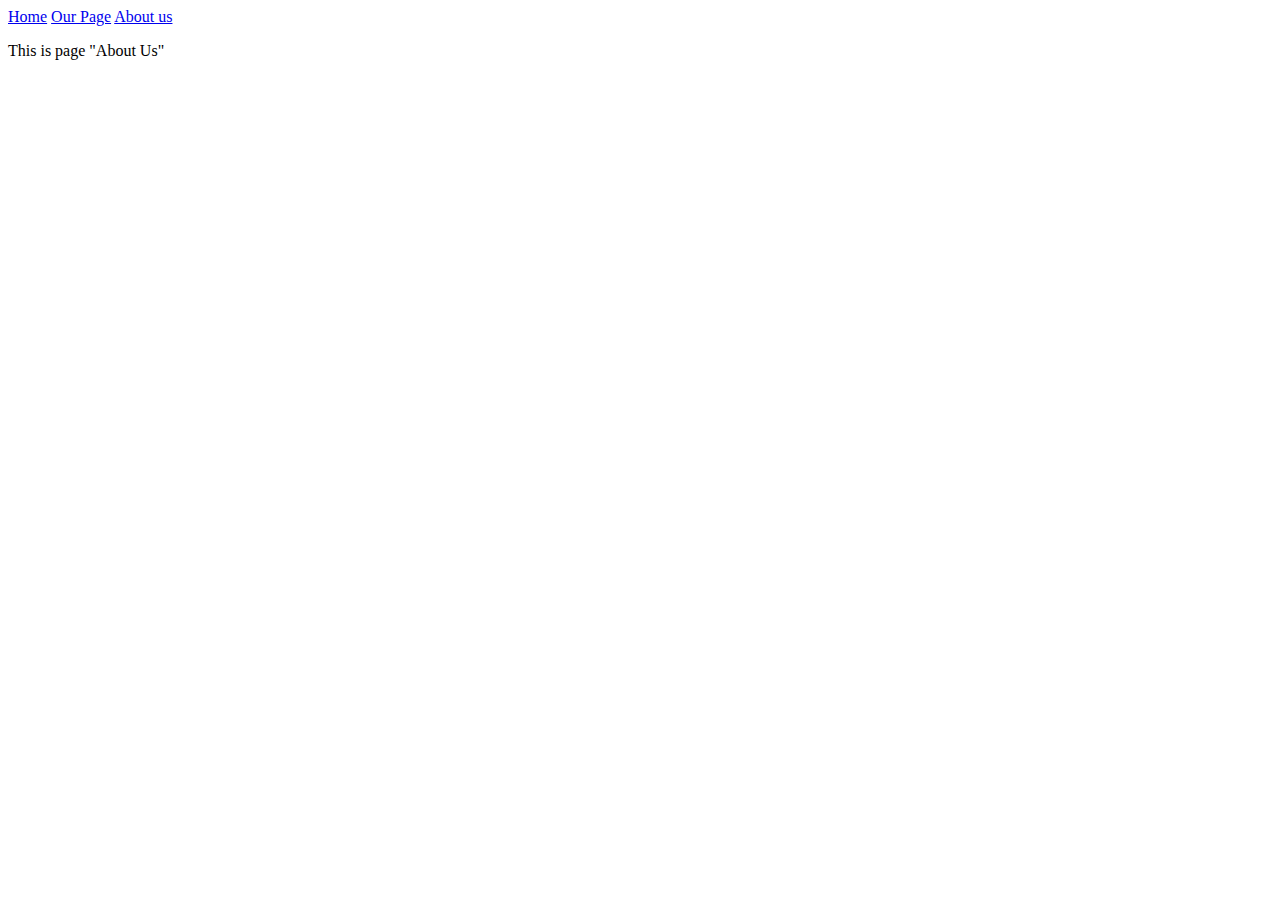
<file: About Us.html>
<!DOCTYPE html>
<html>
<head>
    <title>About us!</title>
</head>
<body>
    <header>
        <nav>
            <a href="../semos-generation-13-git-github/Aboutus.html">Home</a>
            <a href="../semos-generation-13-git-github/Our Page.html">Our Page</a>
            <a href="../semos-generation-13-git-github/HomePage.html">About us</a>
        </nav>
    </header>

    <main>
        <p>This is page "About Us"</p>
    </main>
    <footer></footer>
    
</body>
</html>
</file>
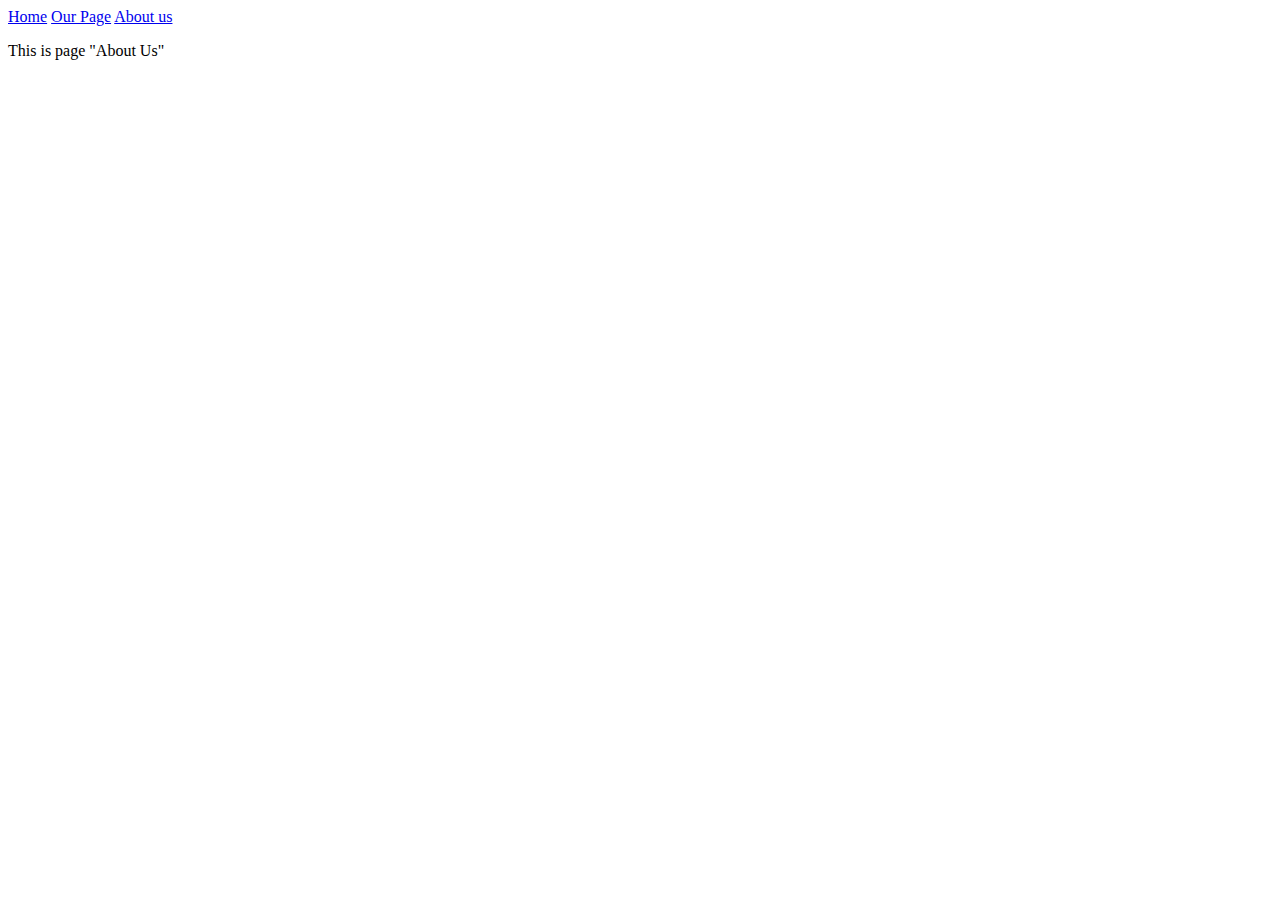
<file: Aboutus.html>
<!DOCTYPE html>
<html>
<head>
    <title>About us!</title>
</head>
<body>
    <header>
        <nav>
            <a href="../semos-generation-13-git-github/Aboutus.html">Home</a>
            <a href="../semos-generation-13-git-github/Our Page.html">Our Page</a>
            <a href="../semos-generation-13-git-github/HomePage.html">About us</a>
        </nav>
    </header>

    <main>
        <p>This is page "About Us"</p>
    </main>
    <footer></footer>
    
</body>
</html>
</file>
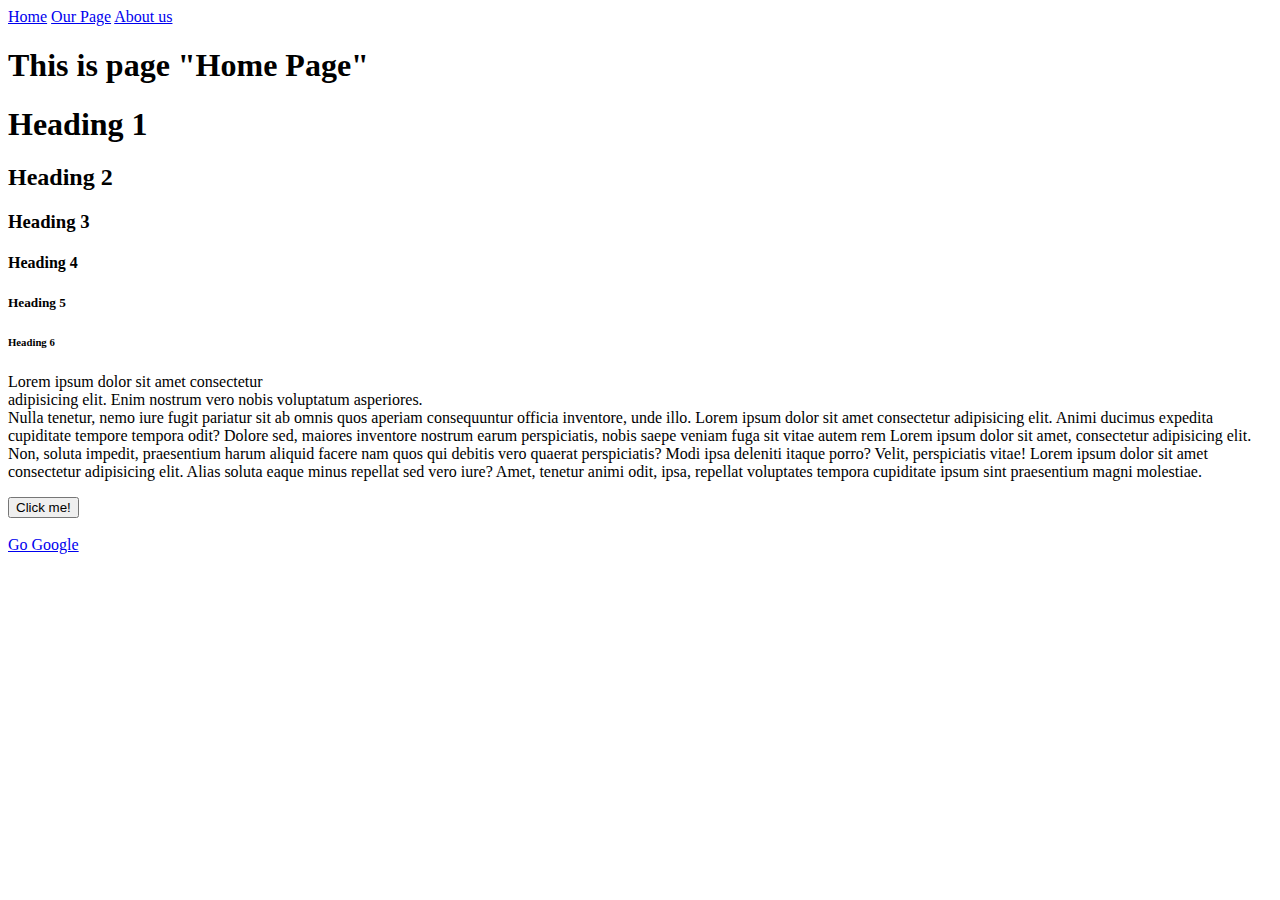
<file: Home Page.html>
<!DOCTYPE html>
<html>
<head>
    <title>Home page</title>
</head>
<body>
    <header>
        <nav>
            <a href="../semos-generation-13-git-github/HomePage.html">Home</a>
            <a href="../semos-generation-13-git-github/Our Page.html">Our Page</a>
            <a href="../semos-generation-13-git-github/Aboutus.html">About us</a>
        </nav>
    </header>

    <h1>This is page "Home Page"</h1>
    
    <main>
        <h1>Heading 1</h1>
        <h2>Heading 2</h2>
        <h3>Heading 3</h3>
        <h4>Heading 4</h4>
        <h5>Heading 5</h5>
        <h6>Heading 6</h6>

    
        <p>Lorem ipsum dolor sit amet consectetur<br> adipisicing elit. Enim nostrum vero nobis voluptatum asperiores.<br> Nulla tenetur, nemo iure fugit pariatur sit ab omnis quos aperiam consequuntur officia inventore, unde illo. Lorem ipsum dolor sit amet consectetur adipisicing elit. Animi ducimus expedita cupiditate tempore tempora odit? Dolore sed, maiores inventore nostrum earum perspiciatis, nobis saepe veniam fuga sit vitae autem rem Lorem ipsum dolor sit amet, consectetur adipisicing elit. Non, soluta impedit, praesentium harum aliquid facere nam quos qui debitis vero quaerat perspiciatis? Modi ipsa deleniti itaque porro? Velit, perspiciatis vitae! Lorem ipsum dolor sit amet consectetur adipisicing elit. Alias soluta eaque minus repellat sed vero iure? Amet, tenetur animi odit, ipsa, repellat voluptates tempora cupiditate ipsum sint praesentium magni molestiae.</p>
        <button>Click me!</button>
        <br>
        <br>
        <a href="https://www.google.com/webhp?hl=mk&sa=X&ved=0ahUKEwiB0oCknNvvAhXMgv0HHXnkCOQQPAgI">Go Google</a>
    </main>
    
    <footer></footer>
</body>
</html>
</file>
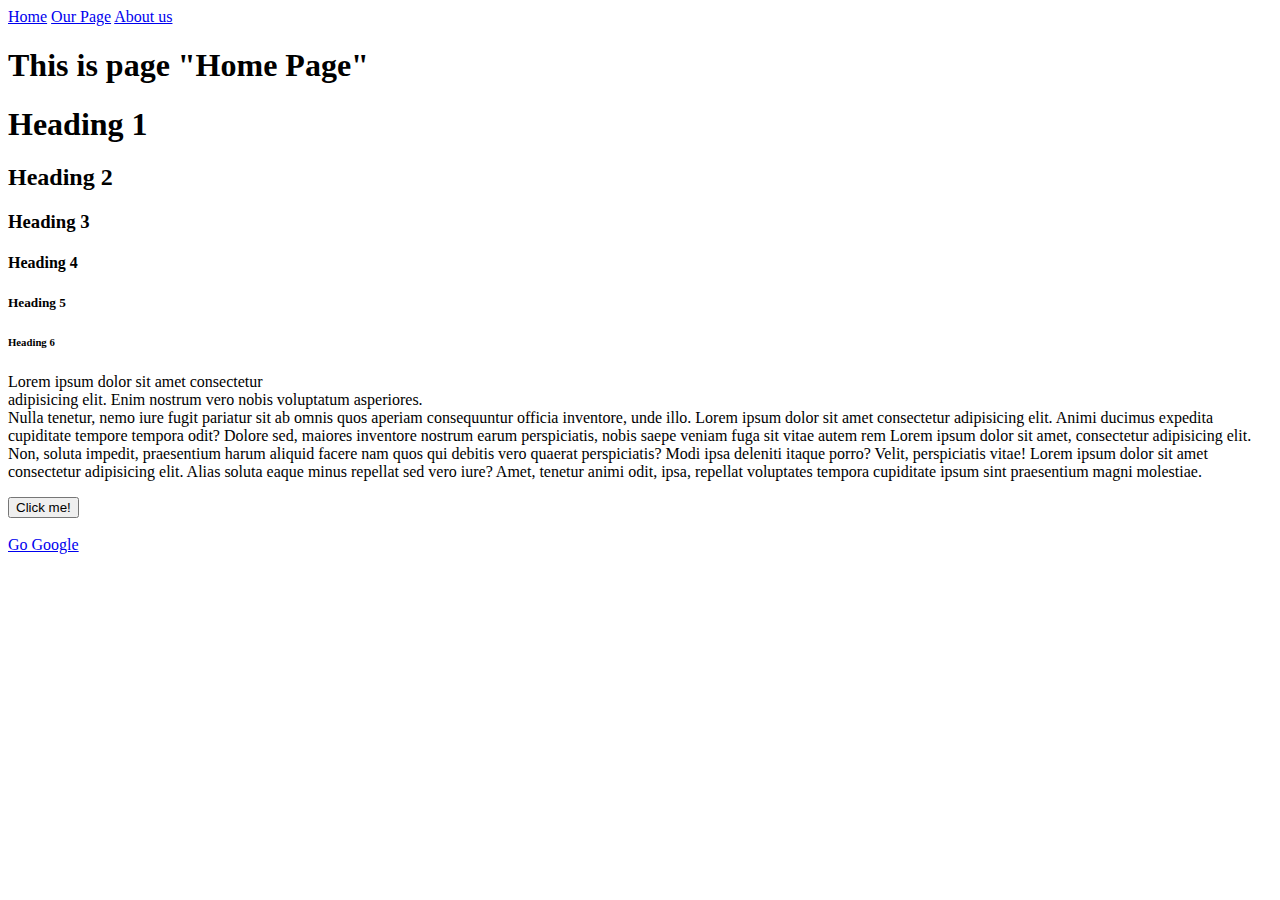
<file: HomePage.html>
<!DOCTYPE html>
<html>
<head>
    <title>Home page</title>
</head>
<body>
    <header>
        <nav>
            <a href="../semos-generation-13-git-github/HomePage.html">Home</a>
            <a href="../semos-generation-13-git-github/Our Page.html">Our Page</a>
            <a href="../semos-generation-13-git-github/Aboutus.html">About us</a>
        </nav>
    </header>

    <h1>This is page "Home Page"</h1>
    
    <main>
        <h1>Heading 1</h1>
        <h2>Heading 2</h2>
        <h3>Heading 3</h3>
        <h4>Heading 4</h4>
        <h5>Heading 5</h5>
        <h6>Heading 6</h6>

    
        <p>Lorem ipsum dolor sit amet consectetur<br> adipisicing elit. Enim nostrum vero nobis voluptatum asperiores.<br> Nulla tenetur, nemo iure fugit pariatur sit ab omnis quos aperiam consequuntur officia inventore, unde illo. Lorem ipsum dolor sit amet consectetur adipisicing elit. Animi ducimus expedita cupiditate tempore tempora odit? Dolore sed, maiores inventore nostrum earum perspiciatis, nobis saepe veniam fuga sit vitae autem rem Lorem ipsum dolor sit amet, consectetur adipisicing elit. Non, soluta impedit, praesentium harum aliquid facere nam quos qui debitis vero quaerat perspiciatis? Modi ipsa deleniti itaque porro? Velit, perspiciatis vitae! Lorem ipsum dolor sit amet consectetur adipisicing elit. Alias soluta eaque minus repellat sed vero iure? Amet, tenetur animi odit, ipsa, repellat voluptates tempora cupiditate ipsum sint praesentium magni molestiae.</p>
        <button>Click me!</button>
        <br>
        <br>
        <a href="https://www.google.com/webhp?hl=mk&sa=X&ved=0ahUKEwiB0oCknNvvAhXMgv0HHXnkCOQQPAgI">Go Google</a>
    </main>
    
    <footer></footer>
</body>
</html>
</file>
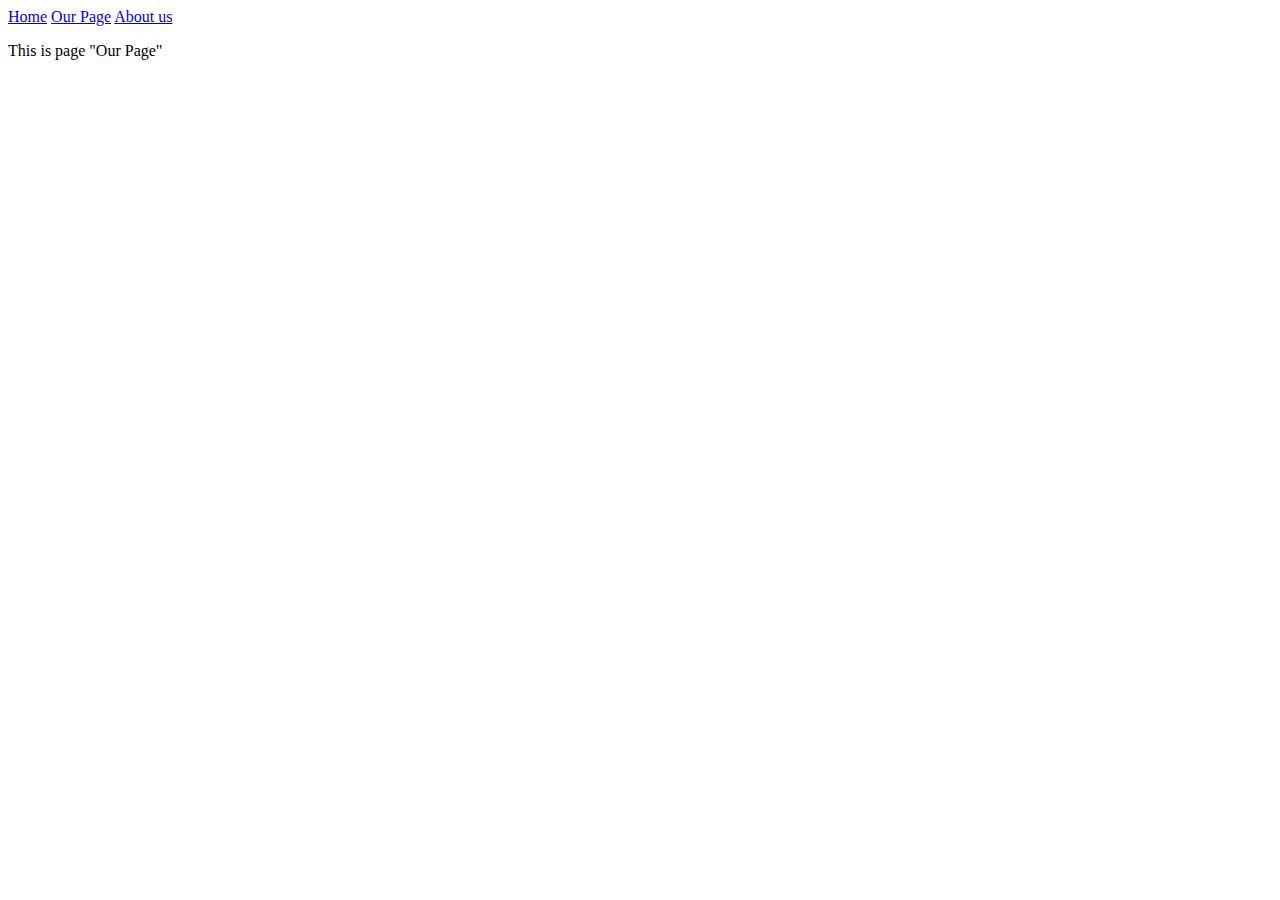
<file: Our Page.html>
<!DOCTYPE html>
<html>
<head>
    <title>Our Page</title>
</head>
<body>
    <header>
        <nav>
            <a href="../semos-generation-13-git-github/Our Page.html">Home</a>
            <a href="../semos-generation-13-git-github/HomePage.html">Our Page</a>
            <a href="../semos-generation-13-git-github/Aboutus.html">About us</a>
        </nav>
    </header>
    
    <main>
        <p>This is page "Our Page"</p>
    </main>
    <footer></footer>
</body>
</html>
</file>
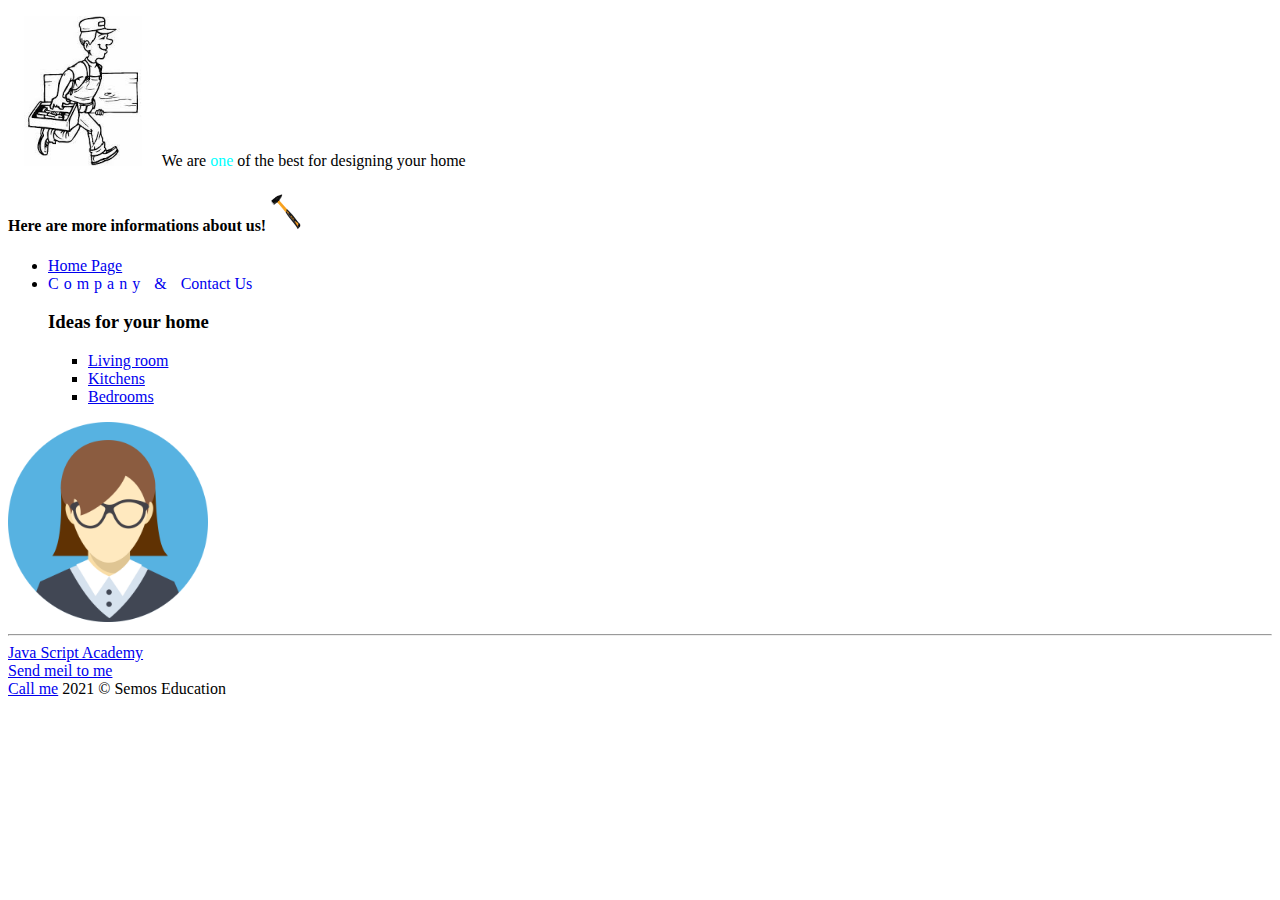
<file: lecture2/home-page2.html>
<!DOCTYPE html>
<html lang="en">
<head>
<title>Home & Design & Love</title>
</head>
<body>
    <header>
        <p><img src="../lecture2/static/images/logo.jpeg" width="150px" height="150px"/> We are <span style="color: aqua;">one</span> of the best for designing your home</p>
        <h4>Here are more informations about us!<img src="../lecture2/static/images/cekan.png" alt="cekan"  width="40px" height="40px" /></h4> 
        <nav>
            <ul>
                <li><a href="../lecture2/home-page2.html">Home Page</a></li>
                <li><a href="https://www.made-in-china.com/products-search/hot-china-products/Chinese_Furniture.html?gclid=CjwKCAjwx6WDBhBQEiwA_dP8rXF-_YB6Gqf9ovAtYUU4eltx39CwfpnYl18LJX5XejRxHqYRW47deBoC46kQAvD_BwE" style="text-decoration: none;"><span style="letter-spacing: 5px;">Company & <a href="../lecture2/pages/contact-us.html" style="text-decoration: none;">Contact Us</a></span></a></li>
                <h3>Ideas for your home</h3>
                        <ul style="list-style: square;">
                            <li><a href="../lecture2/categories/Livingroom.html">Living room</a></li>
                            <li><a href="../lecture2/categories/Kitchens.html">Kitchens</a></li>
                            <li><a href="../lecture2/categories/Bedrooms.html">Bedrooms</a></li>
                        </ul>
                    </li>
                
            </ul>
        </nav>
    </header>

    <main>
        
        <a href="https://github.com/Nikolina5">
        <img src="../lecture2/static/images/profilepic.png" alt="Profile picture" width="200px" height="200px" />
        </a>
           
    </main>
    <hr>
    <footer>
        <a href="https://semosedu.com.mk/Home_page/Education/Semos_Academy/JavaScript_Academy/JavaScript_Program.aspx">Java Script Academy</a>
        <br>
        <a href="mailto:eliskovskan@hotmail.com">Send meil to me</a>
        <br>
        <a href="tel:+39877624767">Call me</a>
        2021 &copy; Semos Education
    </footer>
    
</body>
</html>
</file>
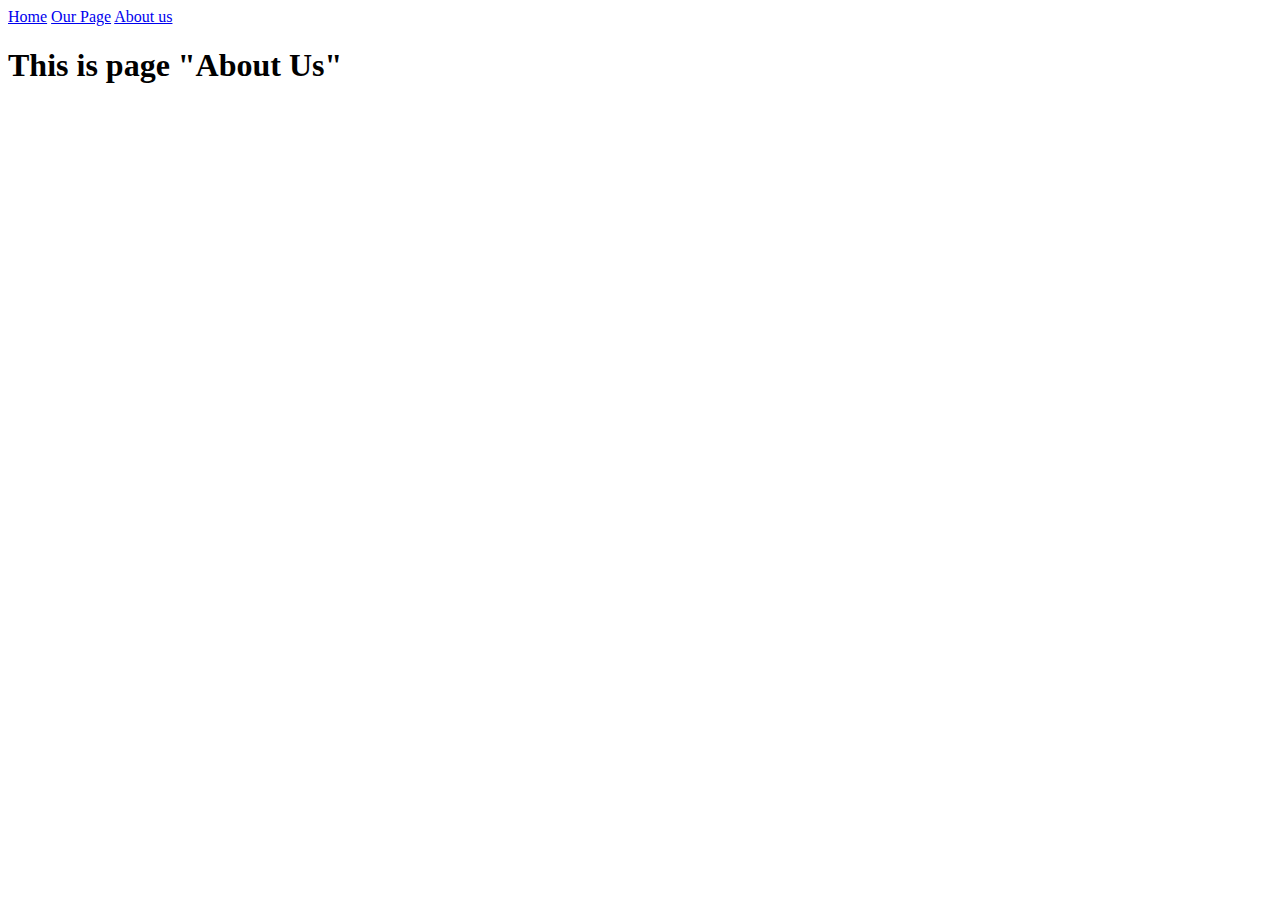
<file: My First Page/about-us.html>
<!DOCTYPE html>
<html>
<head>
    <title>About us!</title>
</head>
<body>
    <header>
        <nav>
            <a href="../My First Page/our-page.html">Home</a>
            <a href="../My First Page/home-page.html">Our Page</a>
            <a href="../My First Page/about-us.html">About us</a>
        </nav>
    </header>

    <main>
        <h1>This is page "About Us"</h1>
    </main>
    <footer></footer>
    
</body>
</html>
</file>
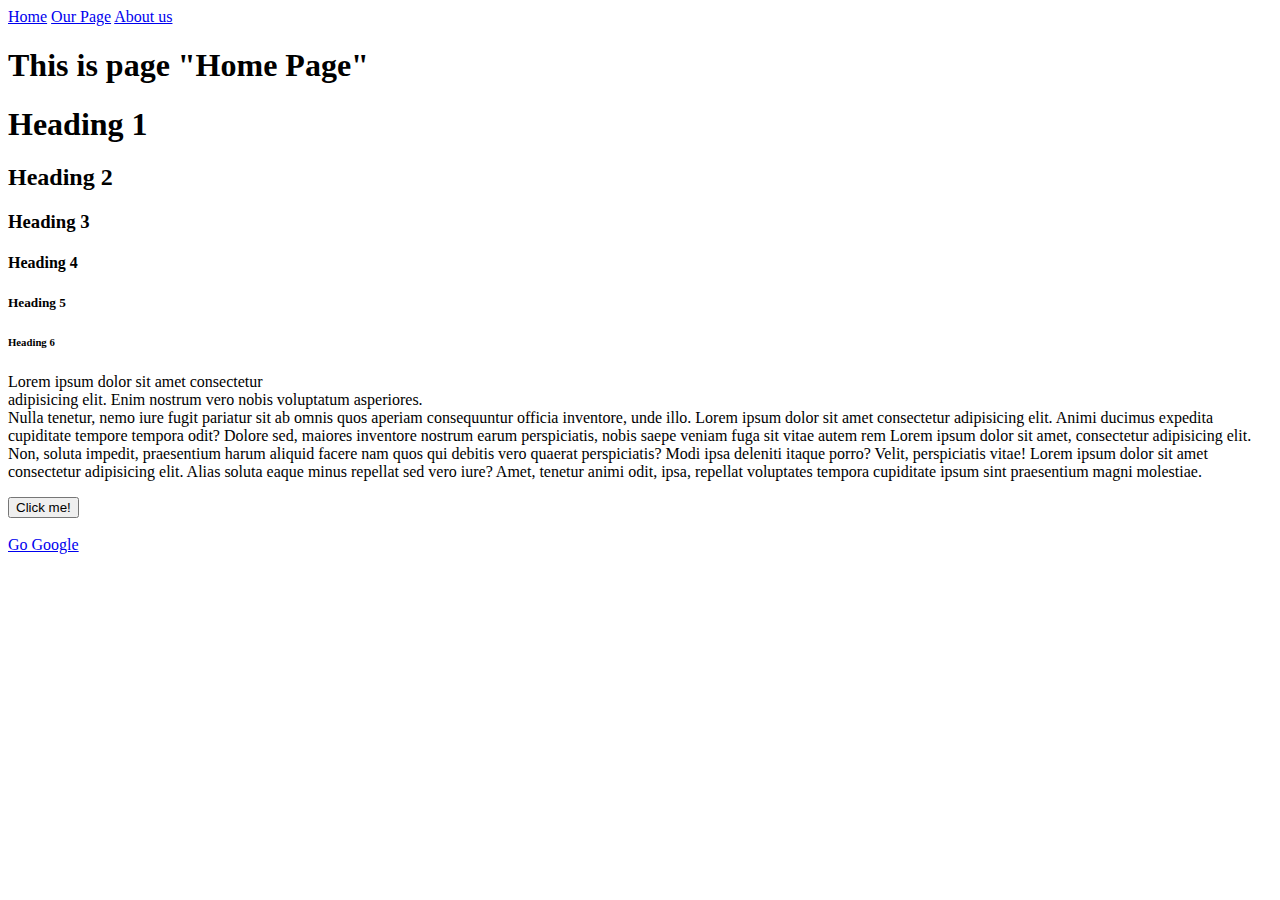
<file: My First Page/home-page.html>
<!DOCTYPE html>
<html>
<head>
    <title>Home page</title>
</head>
<body>
    <header>
        <nav>
            <a href="../My First Page/home-page.html">Home</a>
            <a href="../My First Page/our-page.html">Our Page</a>
            <a href="../My First Page/about-us.html">About us</a>
        </nav>
    </header>

    <h1>This is page "Home Page"</h1>
    
    <main>
        <h1>Heading 1</h1>
        <h2>Heading 2</h2>
        <h3>Heading 3</h3>
        <h4>Heading 4</h4>
        <h5>Heading 5</h5>
        <h6>Heading 6</h6>

    
        <p>Lorem ipsum dolor sit amet consectetur<br> adipisicing elit. Enim nostrum vero nobis voluptatum asperiores.<br> Nulla tenetur, nemo iure fugit pariatur sit ab omnis quos aperiam consequuntur officia inventore, unde illo. Lorem ipsum dolor sit amet consectetur adipisicing elit. Animi ducimus expedita cupiditate tempore tempora odit? Dolore sed, maiores inventore nostrum earum perspiciatis, nobis saepe veniam fuga sit vitae autem rem Lorem ipsum dolor sit amet, consectetur adipisicing elit. Non, soluta impedit, praesentium harum aliquid facere nam quos qui debitis vero quaerat perspiciatis? Modi ipsa deleniti itaque porro? Velit, perspiciatis vitae! Lorem ipsum dolor sit amet consectetur adipisicing elit. Alias soluta eaque minus repellat sed vero iure? Amet, tenetur animi odit, ipsa, repellat voluptates tempora cupiditate ipsum sint praesentium magni molestiae.</p>
        <button>Click me!</button>
        <br>
        <br>
        <a href="https://www.google.com/webhp?hl=mk&sa=X&ved=0ahUKEwiB0oCknNvvAhXMgv0HHXnkCOQQPAgI">Go Google</a>
    </main>
    
    <footer></footer>
</body>
</html>
</file>
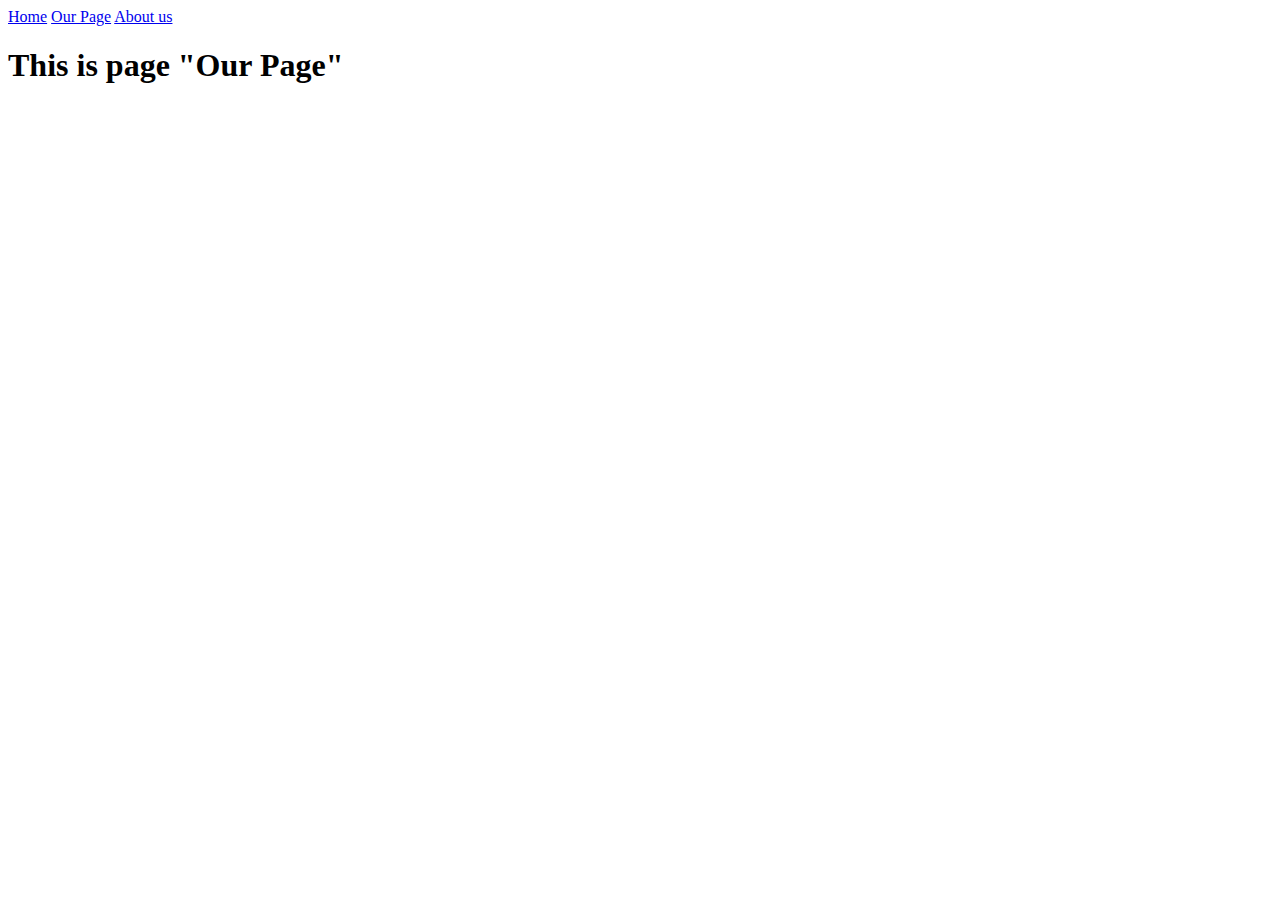
<file: My First Page/our-page.html>
<!DOCTYPE html>
<html>
<head>
    <title>Our Page</title>
</head>
<body>
    <header>
        <nav>
            <a href="../My First Page/about-us.html">Home</a>
            <a href="../My First Page/our-page.html">Our Page</a>
            <a href="../My First Page/home-page.html">About us</a>
        </nav>
    </header>
    
    <main>
        <h1>This is page "Our Page"</h1>
    </main>
    <footer></footer>
</body>
</html>
</file>
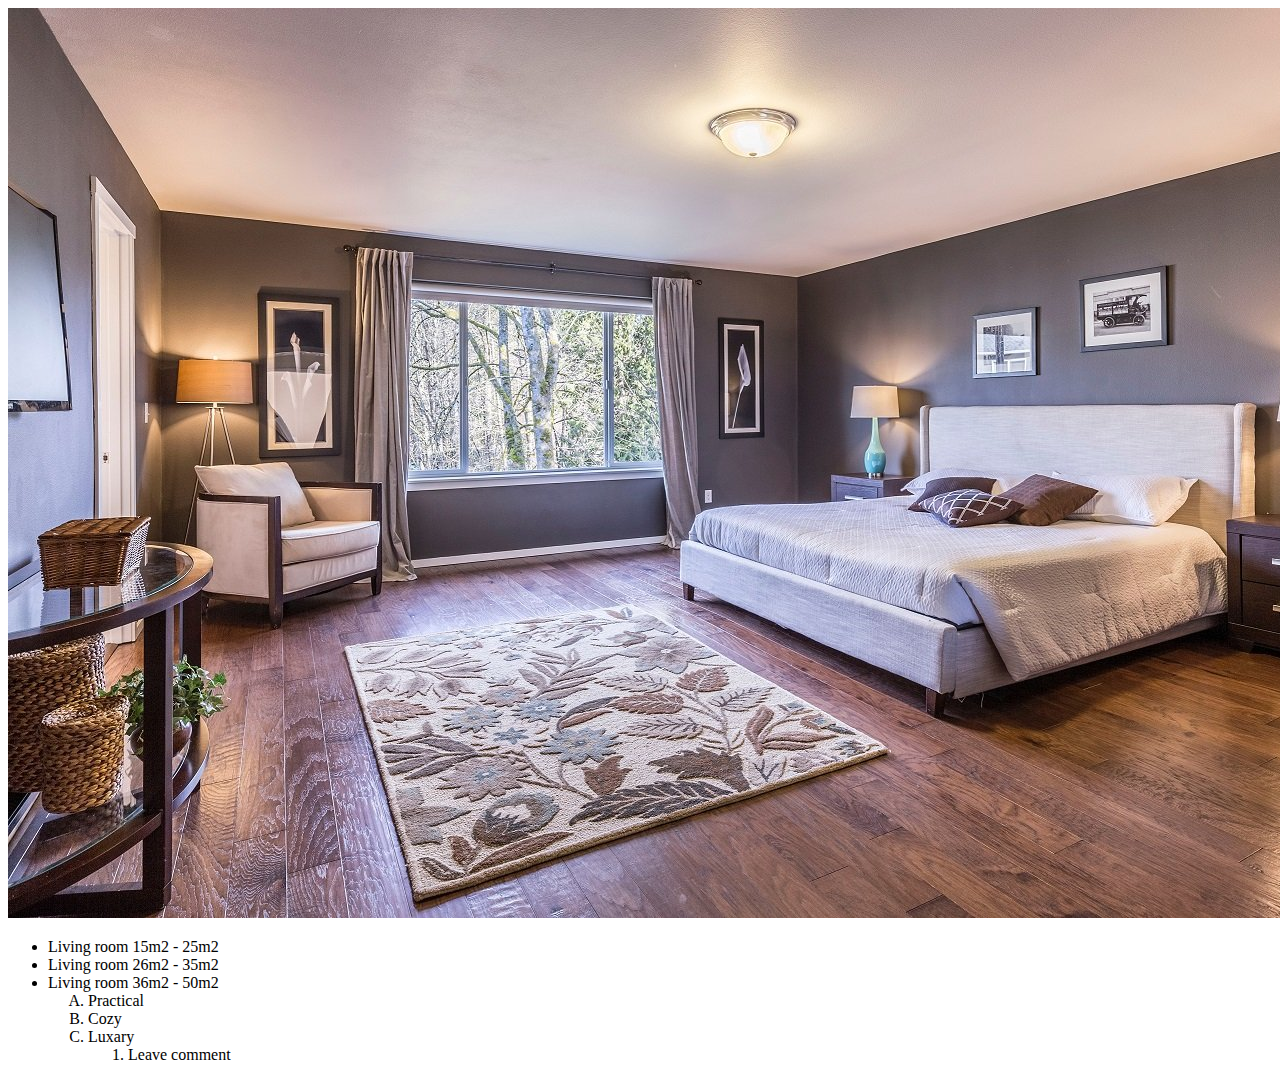
<file: lecture2/categories/Bedrooms.html>
<!DOCTYPE html>
<html lang="en">
<head>
    <meta charset="UTF-8">
    <meta http-equiv="X-UA-Compatible" content="IE=edge">
    <meta name="viewport" content="width=device-width, initial-scale=1.0">
    <title>Document</title>
</head>
<body>

    <header></header>

    <main>

        <img src="../static/images/bedroomidea.jpg" alt="Bedroom idea">

        <ul>
            <li>Living room 15m2 - 25m2</li>
            <li>Living room 26m2 - 35m2</li>
            <li>Living room 36m2 - 50m2
                <ol type="A">
                    <li>Practical</li>
                    <li>Cozy</li>
                    <li>Luxary
                        <ol>
                            <li>Leave comment</li>
                        </ol>
                    </li>
                <ol>
            </li>   
        </ul>
        
    </main>

    <footer></footer>

</body>
</html>
</file>
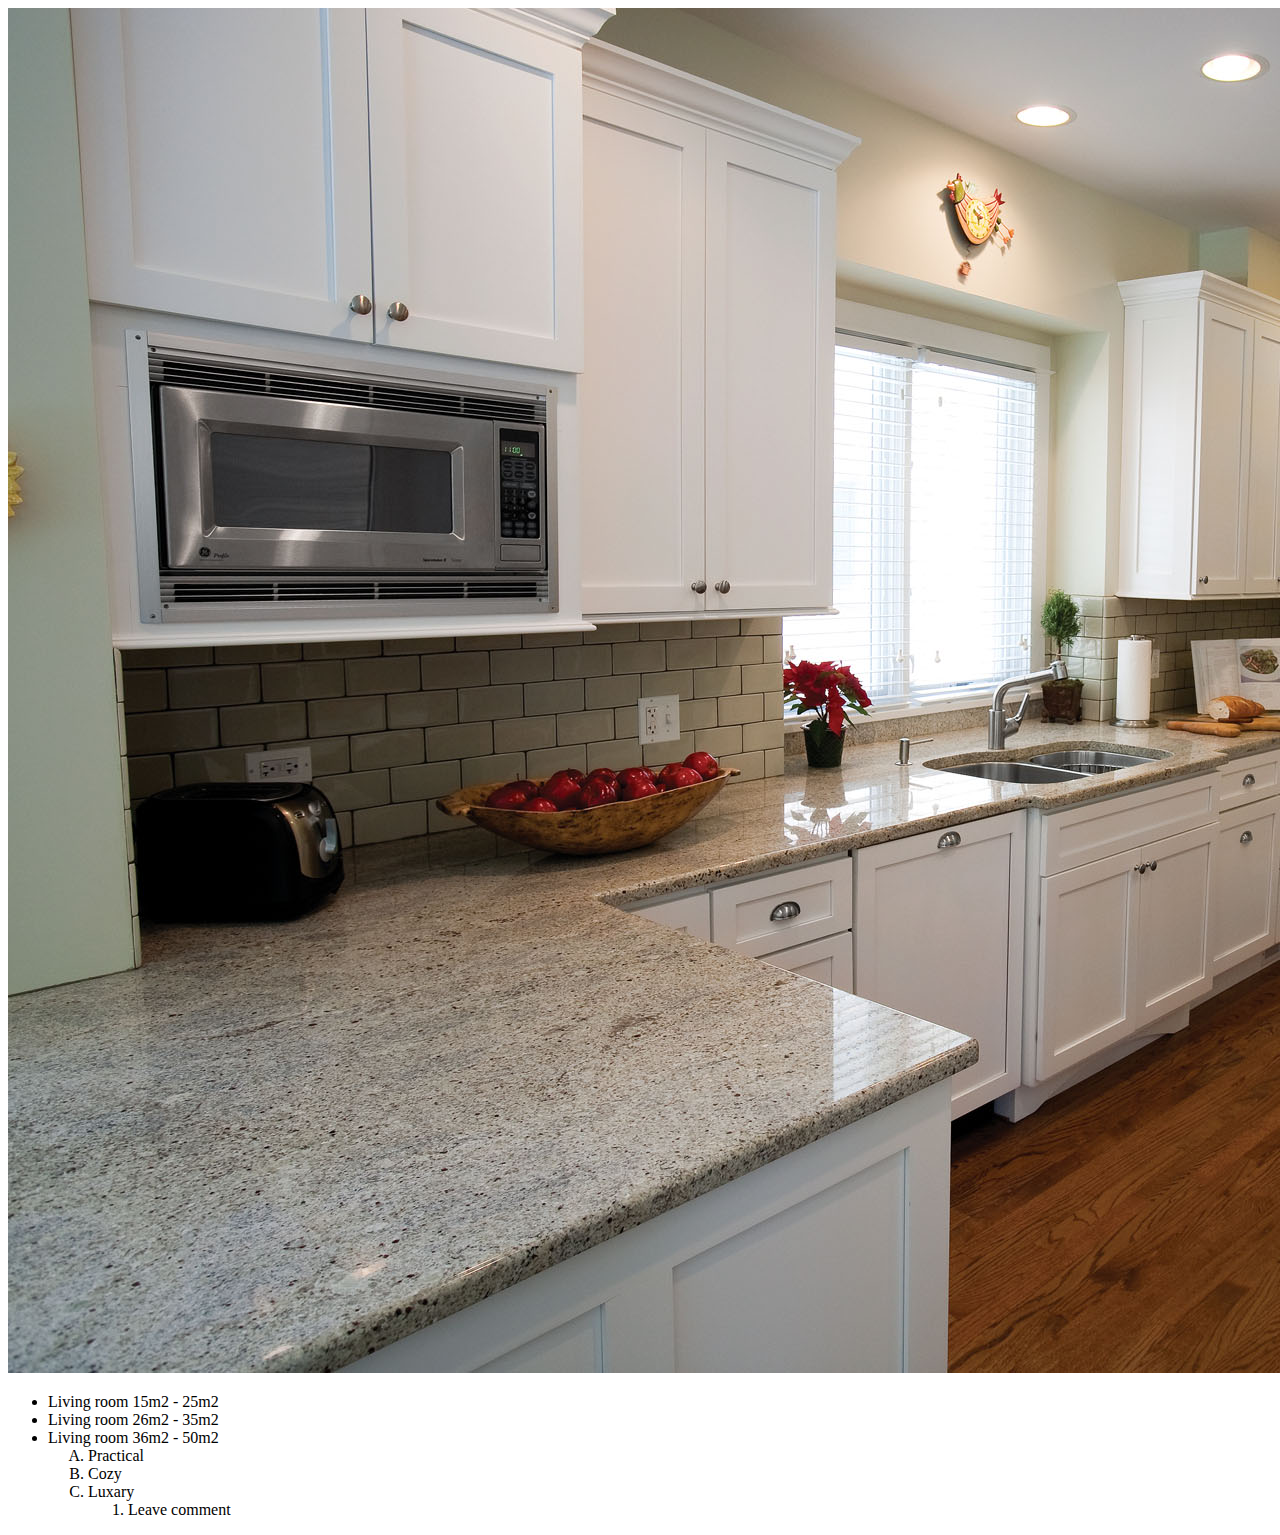
<file: lecture2/categories/Kitchens.html>
<!DOCTYPE html>
<html lang="en">
<head>
    <meta charset="UTF-8">
    <meta http-equiv="X-UA-Compatible" content="IE=edge">
    <meta name="viewport" content="width=device-width, initial-scale=1.0">
    <title>Document</title>
</head>
<body>

    <header></header>

    <main>

    <img src="../static/images/kitchenidea.jpg" alt="Kitchen idea">    
    <!-- 1.Heading 1
        1.1 Heading part 1 -->
        <ul>
            <li>Living room 15m2 - 25m2</li>
            <li>Living room 26m2 - 35m2</li>
            <li>Living room 36m2 - 50m2
                <ol type="A">
                    <li>Practical</li>
                    <li>Cozy</li>
                    <li>Luxary
                        <ol>
                            <li>Leave comment</li>
                        </ol>
                    </li>
                <ol>
            </li>   
        </ul>
        
    </main>    

    <footer></footer>

</body>
</html>
</file>
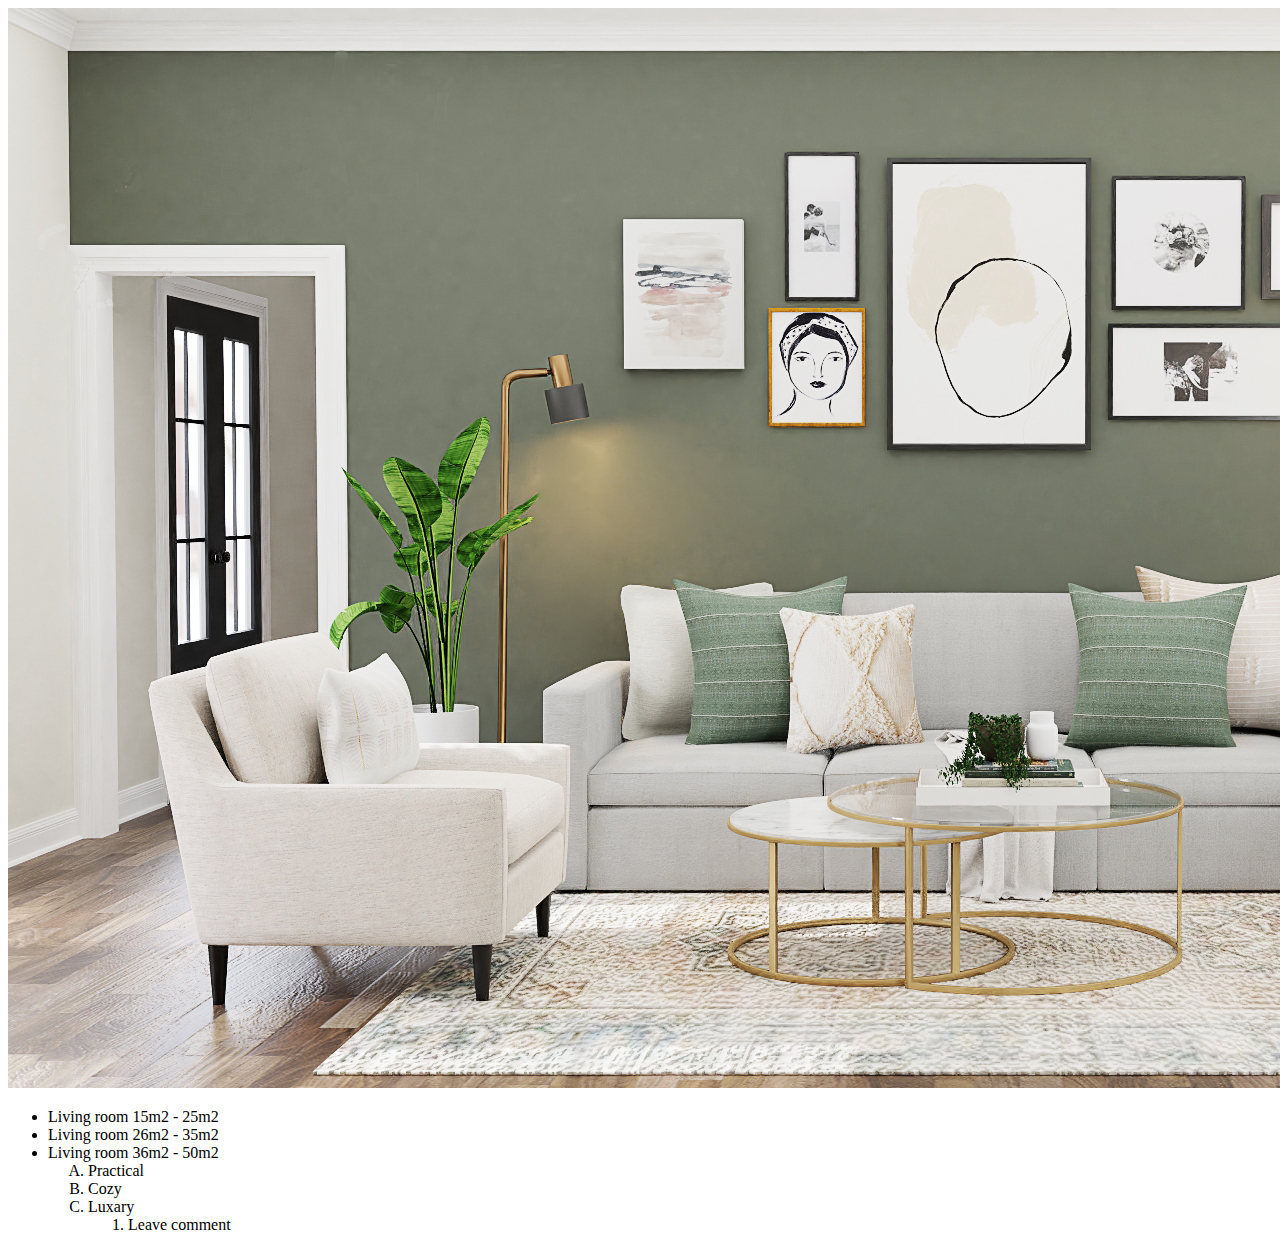
<file: lecture2/categories/Livingroom.html>
<!DOCTYPE html>
<html lang="en">
<head>
    <meta charset="UTF-8">
    <meta http-equiv="X-UA-Compatible" content="IE=edge">
    <meta name="viewport" content="width=device-width, initial-scale=1.0">
    <title>Document</title>
</head>
<body>

    <header></header>

    <main>
        <img src="../static/images/livingroom.jpg" alt="Living room idea">

        <ul>
            <li>Living room 15m2 - 25m2</li>
            <li>Living room 26m2 - 35m2</li>
            <li>Living room 36m2 - 50m2
                <ol type="A">
                    <li>Practical</li>
                    <li>Cozy</li>
                    <li>Luxary
                        <ol>
                            <li>Leave comment</li>
                        </ol>
                    </li>
                <ol>
            </li>   
        </ul>
    </main>

    <footer></footer>

</body>
</html>
</file>
